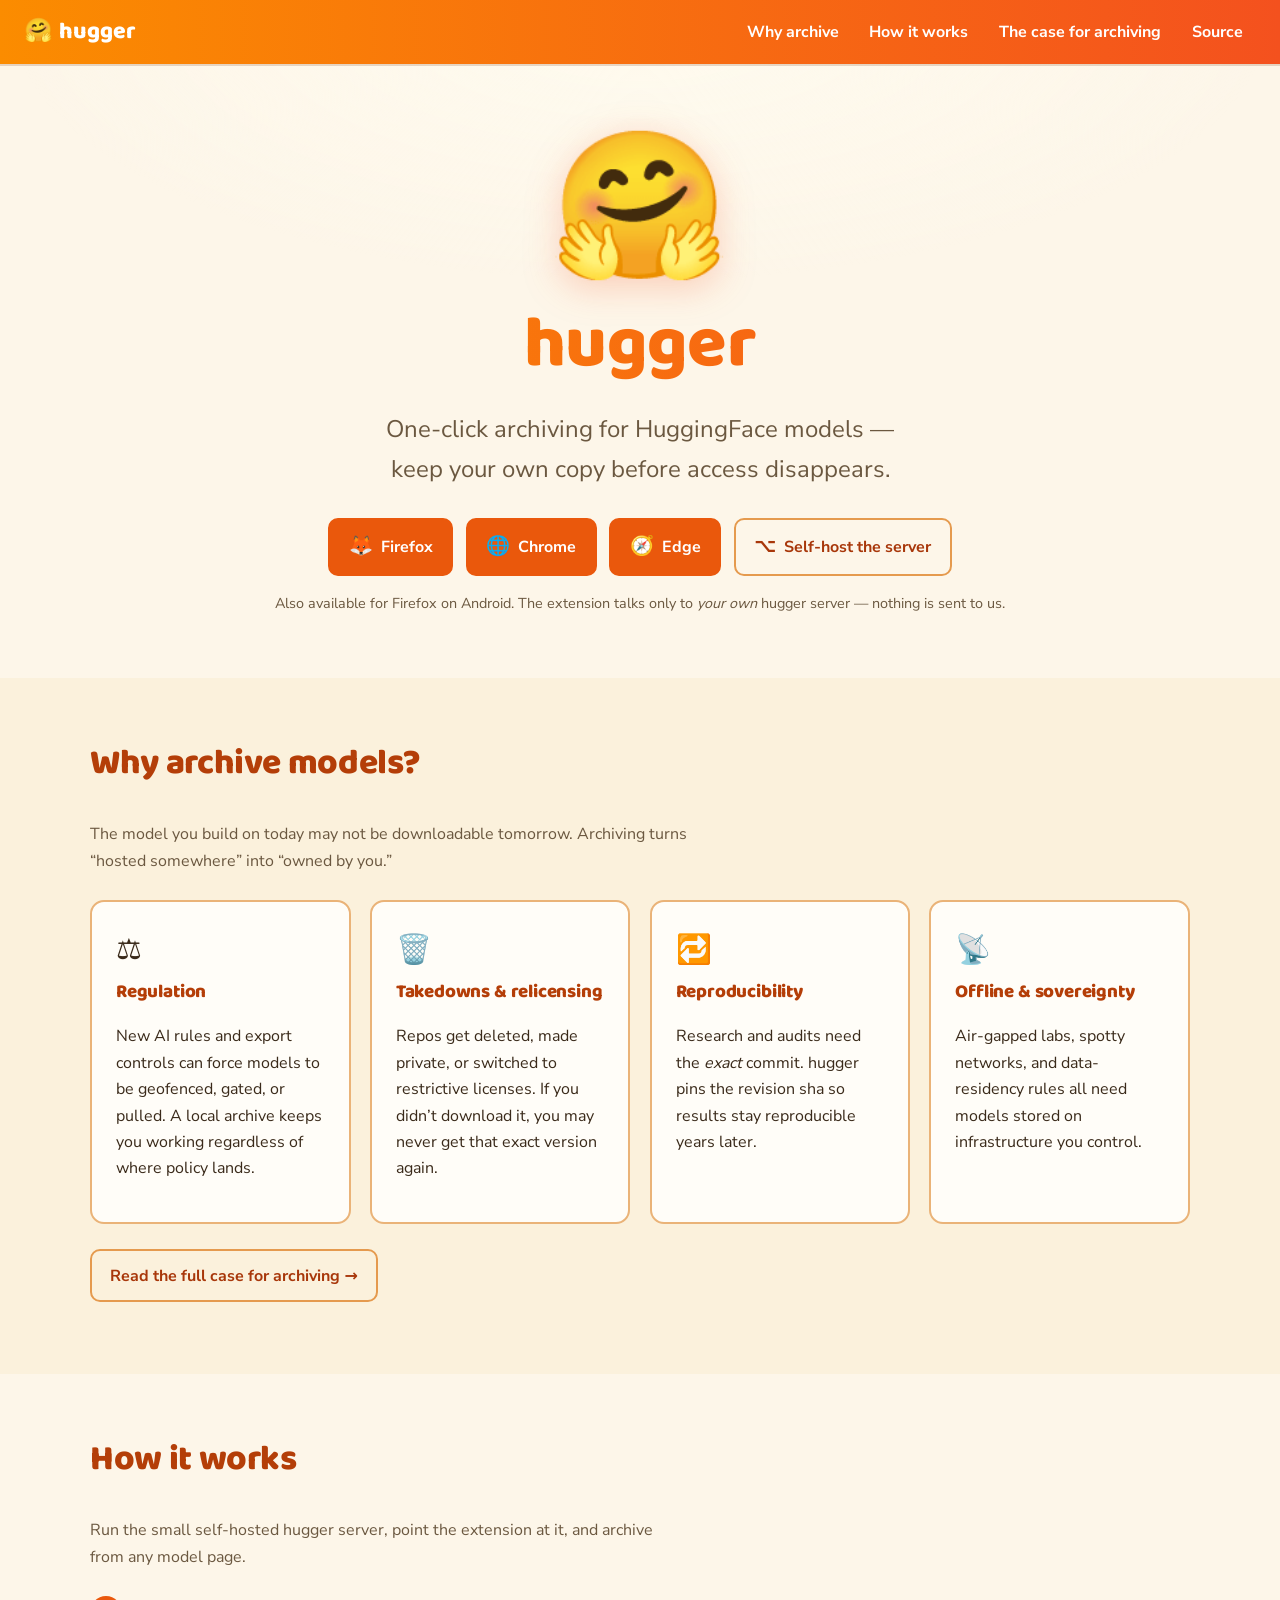
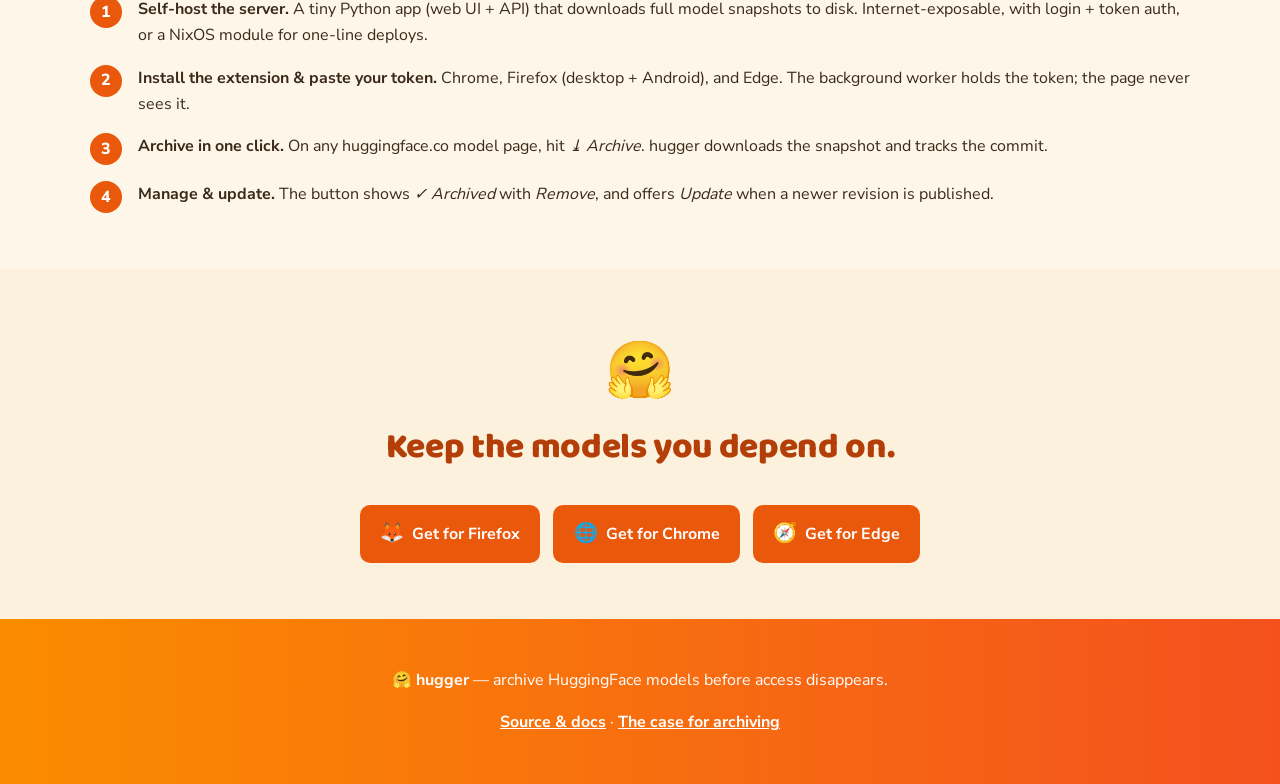
<file: website/index.html>
<!doctype html>
<html lang="en">
<head>
  <meta charset="utf-8" />
  <meta name="viewport" content="width=device-width, initial-scale=1, viewport-fit=cover" />
  <title>hugger — one-click HuggingFace model archiver</title>
  <meta name="description" content="hugger archives HuggingFace models to your own server in one click — keep a durable local copy before regulation, takedowns, or licensing changes cut off access." />
  <link rel="icon" href="data:image/svg+xml,<svg xmlns='http://www.w3.org/2000/svg' viewBox='0 0 100 100'><text y='.9em' font-size='90'>🤗</text></svg>" />
  <link rel="stylesheet" href="fonts.css" />
  <link rel="stylesheet" href="style.css" />
</head>
<body>
  <nav class="nav">
    <a class="brand" href="/"><span>🤗</span> hugger</a>
    <span class="links">
      <a href="#why">Why archive</a>
      <a href="#how">How it works</a>
      <a href="why/">The case for archiving</a>
      <a href="https://git.plan.ai/plan-ai/hugger">Source</a>
    </span>
  </nav>

  <!-- HERO -->
  <header class="hero center">
    <div class="wrap">
      <div class="emoji" aria-hidden="true">🤗</div>
      <h1>hugger</h1>
      <p class="tagline">One-click archiving for HuggingFace models — keep your own copy before access disappears.</p>

      <!-- Update these hrefs to the real store listings once published. -->
      <div class="btns">
        <a class="btn" href="https://addons.mozilla.org/firefox/addon/hugger/"><span class="ico">🦊</span> Firefox</a>
        <a class="btn" href="https://chromewebstore.google.com/detail/hugger"><span class="ico">🌐</span> Chrome</a>
        <a class="btn" href="https://microsoftedge.microsoft.com/addons/detail/hugger"><span class="ico">🧭</span> Edge</a>
        <a class="btn ghost" href="https://git.plan.ai/plan-ai/hugger"><span class="ico">⌥</span> Self-host the server</a>
      </div>
      <p class="subtle">Also available for Firefox on Android. The extension talks only to <em>your own</em> hugger server — nothing is sent to us.</p>
    </div>
  </header>

  <!-- WHY -->
  <section id="why" class="alt">
    <div class="wrap">
      <h2 class="section-title">Why archive models?</h2>
      <p class="lead">The model you build on today may not be downloadable tomorrow. Archiving turns “hosted somewhere” into “owned by you.”</p>
      <div class="grid" style="margin-top:1.6rem">
        <div class="card">
          <div class="ico" aria-hidden="true">⚖️</div>
          <h3>Regulation</h3>
          <p>New AI rules and export controls can force models to be geofenced, gated, or pulled. A local archive keeps you working regardless of where policy lands.</p>
        </div>
        <div class="card">
          <div class="ico" aria-hidden="true">🗑️</div>
          <h3>Takedowns &amp; relicensing</h3>
          <p>Repos get deleted, made private, or switched to restrictive licenses. If you didn’t download it, you may never get that exact version again.</p>
        </div>
        <div class="card">
          <div class="ico" aria-hidden="true">🔁</div>
          <h3>Reproducibility</h3>
          <p>Research and audits need the <em>exact</em> commit. hugger pins the revision sha so results stay reproducible years later.</p>
        </div>
        <div class="card">
          <div class="ico" aria-hidden="true">📡</div>
          <h3>Offline &amp; sovereignty</h3>
          <p>Air-gapped labs, spotty networks, and data-residency rules all need models stored on infrastructure you control.</p>
        </div>
      </div>
      <p style="margin-top:1.6rem"><a class="btn ghost" href="why/">Read the full case for archiving →</a></p>
    </div>
  </section>

  <!-- HOW -->
  <section id="how">
    <div class="wrap">
      <h2 class="section-title">How it works</h2>
      <p class="lead">Run the small self-hosted hugger server, point the extension at it, and archive from any model page.</p>
      <div class="steps" style="margin-top:1.6rem">
        <div class="step"><span class="n"></span><div><strong>Self-host the server.</strong> A tiny Python app (web UI + API) that downloads full model snapshots to disk. Internet-exposable, with login + token auth, or a NixOS module for one-line deploys.</div></div>
        <div class="step"><span class="n"></span><div><strong>Install the extension &amp; paste your token.</strong> Chrome, Firefox (desktop + Android), and Edge. The background worker holds the token; the page never sees it.</div></div>
        <div class="step"><span class="n"></span><div><strong>Archive in one click.</strong> On any huggingface.co model page, hit <em>⤓ Archive</em>. hugger downloads the snapshot and tracks the commit.</div></div>
        <div class="step"><span class="n"></span><div><strong>Manage &amp; update.</strong> The button shows <em>✓ Archived</em> with <em>Remove</em>, and offers <em>Update</em> when a newer revision is published.</div></div>
      </div>
    </div>
  </section>

  <!-- CTA -->
  <section class="alt center">
    <div class="wrap">
      <div class="emoji" style="font-size:3.5rem" aria-hidden="true">🤗</div>
      <h2 class="section-title">Keep the models you depend on.</h2>
      <div class="btns" style="margin-top:1rem">
        <a class="btn" href="https://addons.mozilla.org/firefox/addon/hugger/"><span class="ico">🦊</span> Get for Firefox</a>
        <a class="btn" href="https://chromewebstore.google.com/detail/hugger"><span class="ico">🌐</span> Get for Chrome</a>
        <a class="btn" href="https://microsoftedge.microsoft.com/addons/detail/hugger"><span class="ico">🧭</span> Get for Edge</a>
      </div>
    </div>
  </section>

  <footer>
    <p>🤗 <strong>hugger</strong> — archive HuggingFace models before access disappears.</p>
    <p><a href="https://git.plan.ai/plan-ai/hugger">Source &amp; docs</a> · <a href="why/">The case for archiving</a></p>
  </footer>
</body>
</html>
</file>
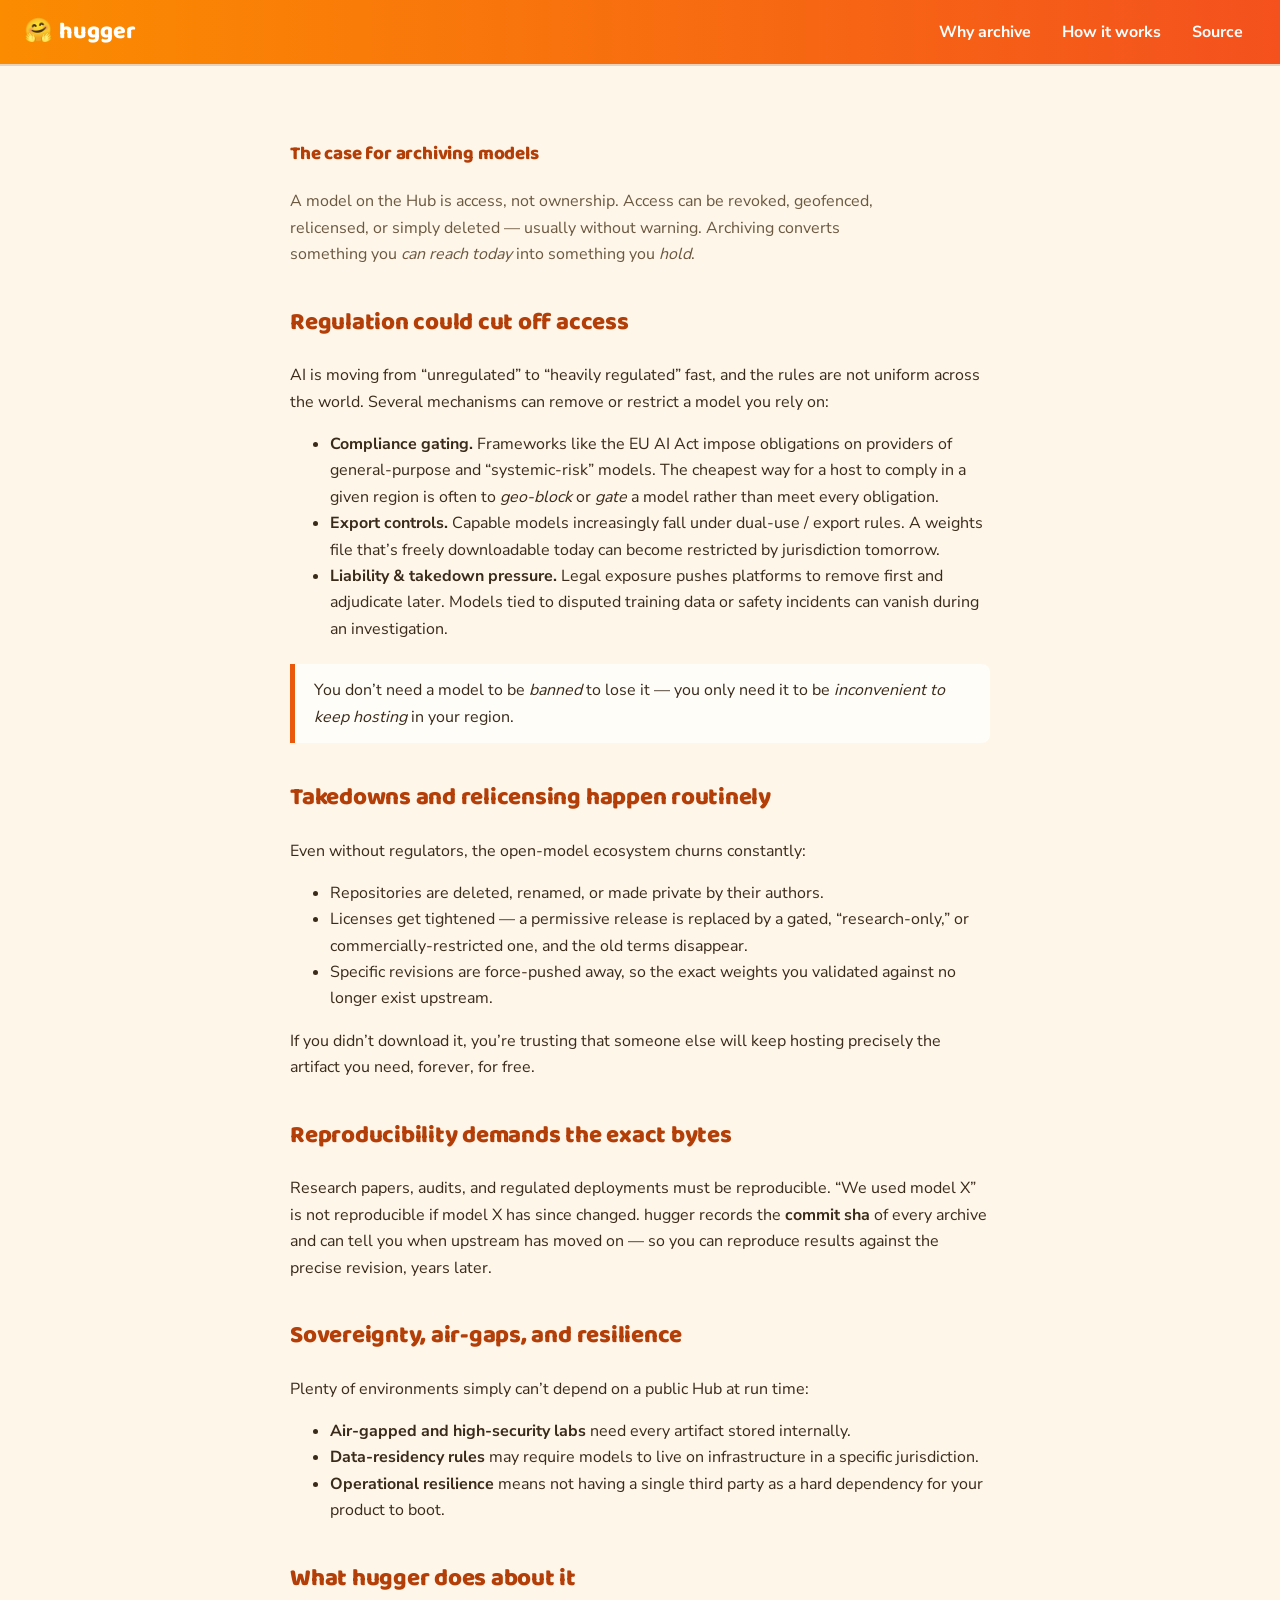
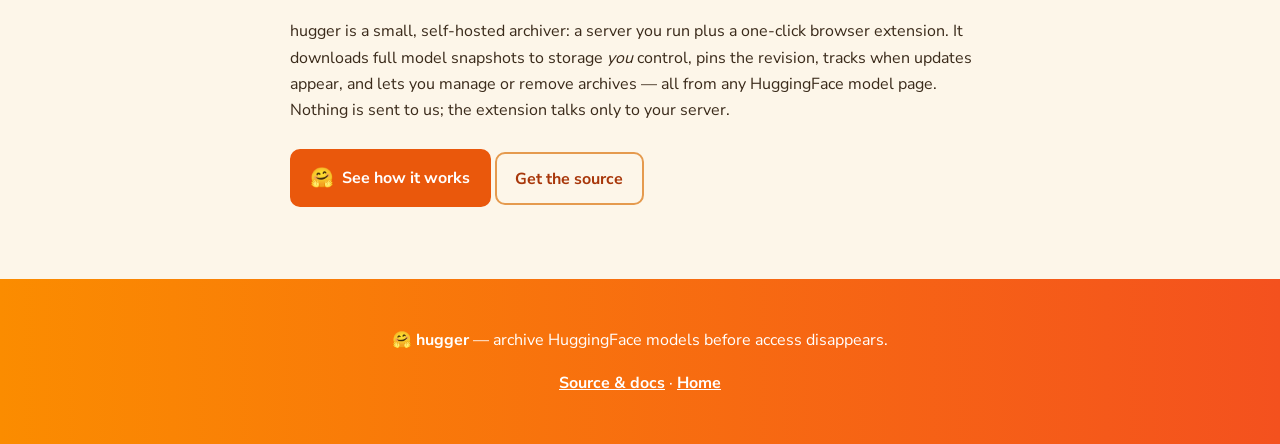
<file: website/why/index.html>
<!doctype html>
<html lang="en">
<head>
  <meta charset="utf-8" />
  <meta name="viewport" content="width=device-width, initial-scale=1, viewport-fit=cover" />
  <title>The case for archiving models — hugger</title>
  <meta name="description" content="Why keeping your own copy of HuggingFace models matters: regulation, takedowns, relicensing, reproducibility, and sovereignty." />
  <link rel="icon" href="data:image/svg+xml,<svg xmlns='http://www.w3.org/2000/svg' viewBox='0 0 100 100'><text y='.9em' font-size='90'>🤗</text></svg>" />
  <link rel="stylesheet" href="../fonts.css" />
  <link rel="stylesheet" href="../style.css" />
</head>
<body>
  <nav class="nav">
    <a class="brand" href="../"><span>🤗</span> hugger</a>
    <span class="links">
      <a href="../#why">Why archive</a>
      <a href="../#how">How it works</a>
      <a href="https://git.plan.ai/plan-ai/hugger">Source</a>
    </span>
  </nav>

  <section>
    <article class="prose">
      <h1>The case for archiving models</h1>
      <p class="lead">A model on the Hub is access, not ownership. Access can be revoked, geofenced, relicensed, or simply deleted — usually without warning. Archiving converts something you <em>can reach today</em> into something you <em>hold</em>.</p>

      <h2>Regulation could cut off access</h2>
      <p>AI is moving from “unregulated” to “heavily regulated” fast, and the rules are not uniform across the world. Several mechanisms can remove or restrict a model you rely on:</p>
      <ul>
        <li><strong>Compliance gating.</strong> Frameworks like the EU AI Act impose obligations on providers of general-purpose and “systemic-risk” models. The cheapest way for a host to comply in a given region is often to <em>geo-block</em> or <em>gate</em> a model rather than meet every obligation.</li>
        <li><strong>Export controls.</strong> Capable models increasingly fall under dual-use / export rules. A weights file that’s freely downloadable today can become restricted by jurisdiction tomorrow.</li>
        <li><strong>Liability &amp; takedown pressure.</strong> Legal exposure pushes platforms to remove first and adjudicate later. Models tied to disputed training data or safety incidents can vanish during an investigation.</li>
      </ul>
      <blockquote>You don’t need a model to be <em>banned</em> to lose it — you only need it to be <em>inconvenient to keep hosting</em> in your region.</blockquote>

      <h2>Takedowns and relicensing happen routinely</h2>
      <p>Even without regulators, the open-model ecosystem churns constantly:</p>
      <ul>
        <li>Repositories are deleted, renamed, or made private by their authors.</li>
        <li>Licenses get tightened — a permissive release is replaced by a gated, “research-only,” or commercially-restricted one, and the old terms disappear.</li>
        <li>Specific revisions are force-pushed away, so the exact weights you validated against no longer exist upstream.</li>
      </ul>
      <p>If you didn’t download it, you’re trusting that someone else will keep hosting precisely the artifact you need, forever, for free.</p>

      <h2>Reproducibility demands the exact bytes</h2>
      <p>Research papers, audits, and regulated deployments must be reproducible. “We used model X” is not reproducible if model X has since changed. hugger records the <strong>commit sha</strong> of every archive and can tell you when upstream has moved on — so you can reproduce results against the precise revision, years later.</p>

      <h2>Sovereignty, air-gaps, and resilience</h2>
      <p>Plenty of environments simply can’t depend on a public Hub at run time:</p>
      <ul>
        <li><strong>Air-gapped and high-security labs</strong> need every artifact stored internally.</li>
        <li><strong>Data-residency rules</strong> may require models to live on infrastructure in a specific jurisdiction.</li>
        <li><strong>Operational resilience</strong> means not having a single third party as a hard dependency for your product to boot.</li>
      </ul>

      <h2>What hugger does about it</h2>
      <p>hugger is a small, self-hosted archiver: a server you run plus a one-click browser extension. It downloads full model snapshots to storage <em>you</em> control, pins the revision, tracks when updates appear, and lets you manage or remove archives — all from any HuggingFace model page. Nothing is sent to us; the extension talks only to your server.</p>
      <p style="margin-top:1.6rem">
        <a class="btn" href="../#how"><span class="ico">🤗</span> See how it works</a>
        <a class="btn ghost" href="https://git.plan.ai/plan-ai/hugger">Get the source</a>
      </p>
    </article>
  </section>

  <footer>
    <p>🤗 <strong>hugger</strong> — archive HuggingFace models before access disappears.</p>
    <p><a href="https://git.plan.ai/plan-ai/hugger">Source &amp; docs</a> · <a href="../">Home</a></p>
  </footer>
</body>
</html>
</file>
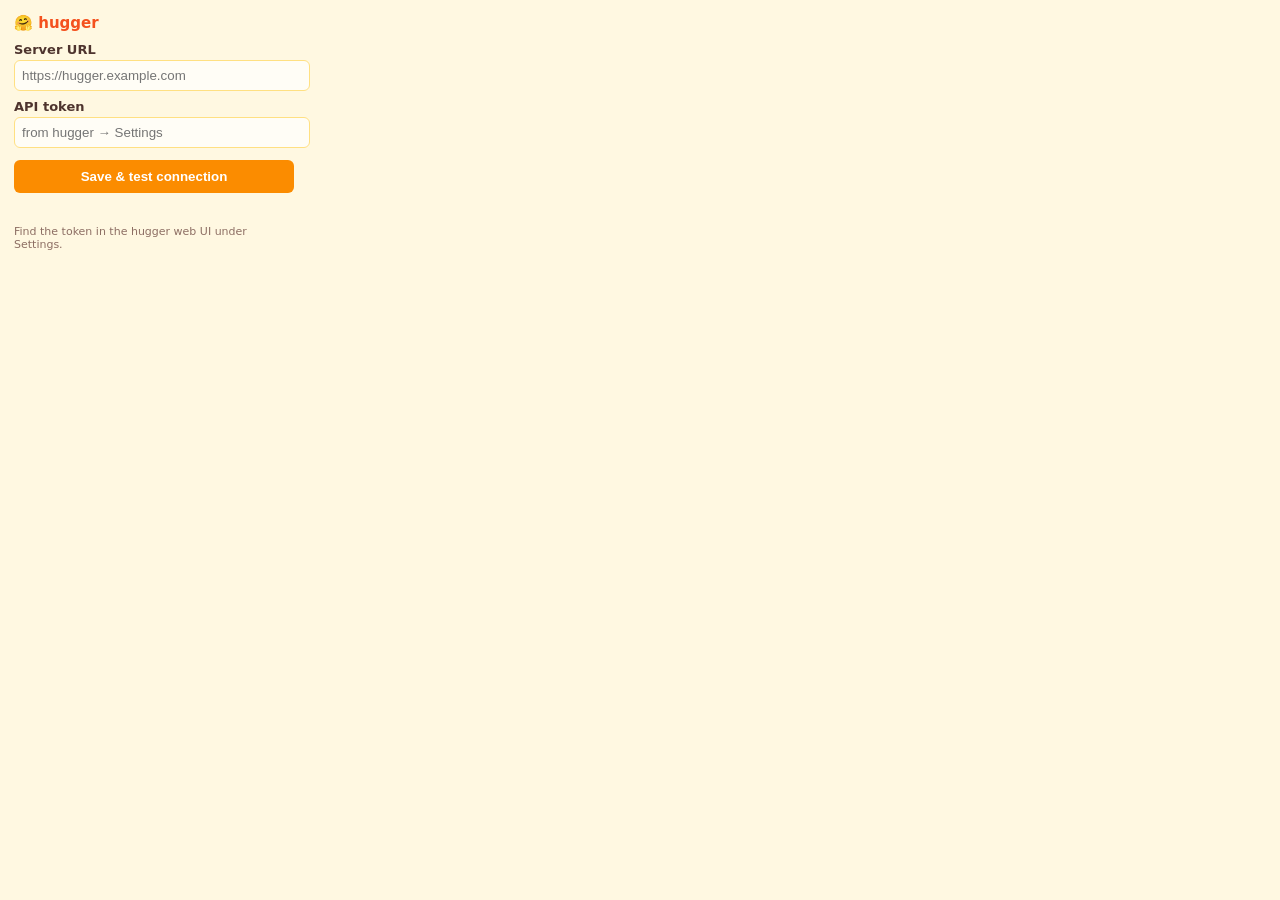
<file: extension/popup.html>
<!doctype html>
<html>
  <head>
    <meta charset="utf-8" />
    <style>
      body { font: 13px system-ui; width: 280px; margin: 0; padding: 14px; background: #FFF8E1; color: #4E342E; }
      h1 { font-size: 15px; margin: 0 0 10px; color: #F4511E; }
      label { display: block; margin: 8px 0 3px; font-weight: 600; }
      input { width: 100%; padding: 7px; border: 1px solid #FFE082; border-radius: 6px; background: #fffdf6; }
      button { margin-top: 12px; width: 100%; padding: 9px; border: none; border-radius: 6px; background: #FB8C00; color: #fff; font-weight: 700; cursor: pointer; }
      button:hover { background: #F4511E; }
      #status { margin-top: 10px; font-weight: 600; min-height: 16px; }
      .ok { color: #2E7D32; } .err { color: #E53935; }
      .hint { color: #8D6E63; font-size: 11px; margin-top: 6px; }
    </style>
  </head>
  <body>
    <h1>🤗 hugger</h1>
    <label for="serverUrl">Server URL</label>
    <input id="serverUrl" type="text" placeholder="https://hugger.example.com" />
    <label for="token">API token</label>
    <input id="token" type="password" placeholder="from hugger → Settings" />
    <button id="save">Save & test connection</button>
    <div id="status"></div>
    <div class="hint">Find the token in the hugger web UI under Settings.</div>
    <script src="popup.js"></script>
  </body>
</html>
</file>
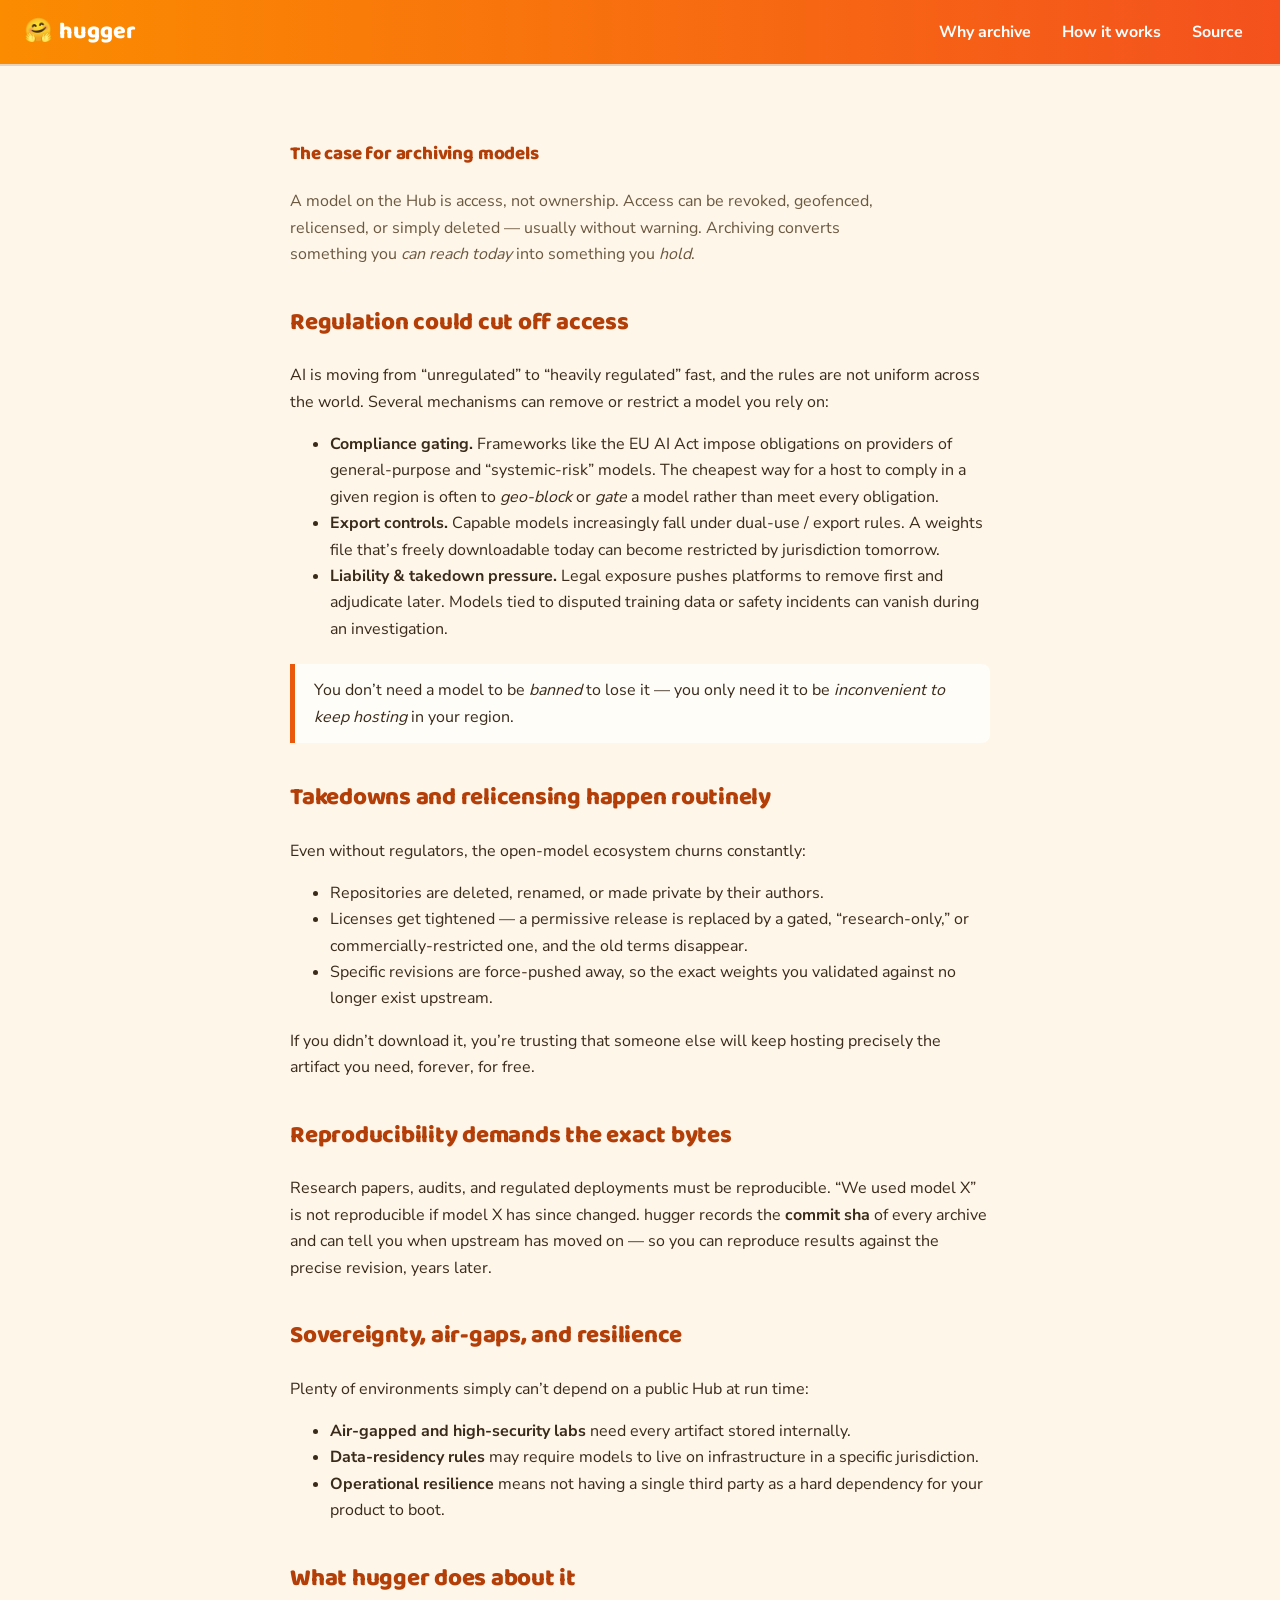
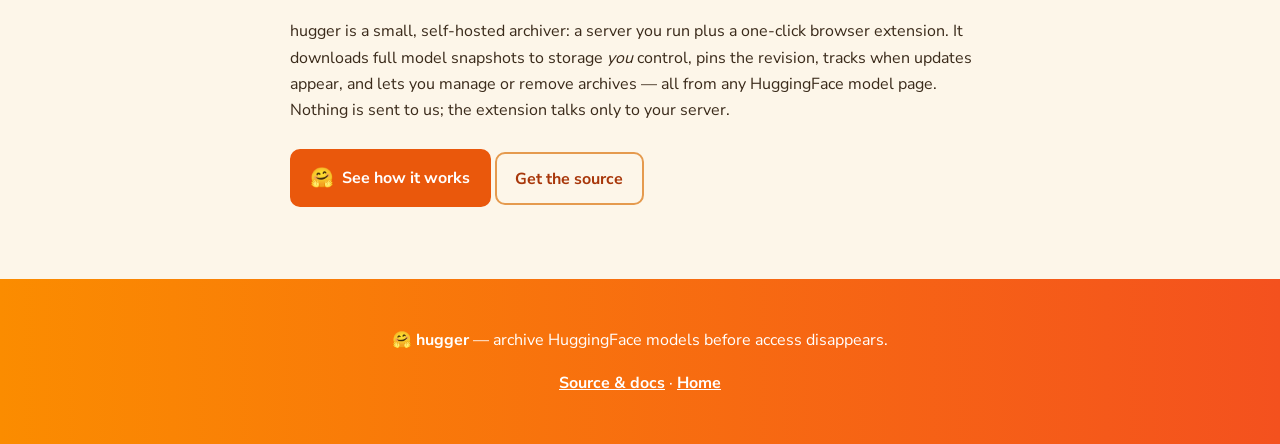
<file: website/why.html>
<!doctype html>
<html lang="en">
<head>
  <meta charset="utf-8" />
  <meta name="viewport" content="width=device-width, initial-scale=1, viewport-fit=cover" />
  <title>The case for archiving models — hugger</title>
  <meta name="description" content="Why keeping your own copy of HuggingFace models matters: regulation, takedowns, relicensing, reproducibility, and sovereignty." />
  <link rel="icon" href="data:image/svg+xml,<svg xmlns='http://www.w3.org/2000/svg' viewBox='0 0 100 100'><text y='.9em' font-size='90'>🤗</text></svg>" />
  <link rel="stylesheet" href="fonts.css" />
  <link rel="stylesheet" href="style.css" />
</head>
<body>
  <nav class="nav">
    <a class="brand" href="index.html"><span>🤗</span> hugger</a>
    <span class="links">
      <a href="index.html#why">Why archive</a>
      <a href="index.html#how">How it works</a>
      <a href="https://git.plan.ai/plan-ai/hugger">Source</a>
    </span>
  </nav>

  <section>
    <article class="prose">
      <h1>The case for archiving models</h1>
      <p class="lead">A model on the Hub is access, not ownership. Access can be revoked, geofenced, relicensed, or simply deleted — usually without warning. Archiving converts something you <em>can reach today</em> into something you <em>hold</em>.</p>

      <h2>Regulation could cut off access</h2>
      <p>AI is moving from “unregulated” to “heavily regulated” fast, and the rules are not uniform across the world. Several mechanisms can remove or restrict a model you rely on:</p>
      <ul>
        <li><strong>Compliance gating.</strong> Frameworks like the EU AI Act impose obligations on providers of general-purpose and “systemic-risk” models. The cheapest way for a host to comply in a given region is often to <em>geo-block</em> or <em>gate</em> a model rather than meet every obligation.</li>
        <li><strong>Export controls.</strong> Capable models increasingly fall under dual-use / export rules. A weights file that’s freely downloadable today can become restricted by jurisdiction tomorrow.</li>
        <li><strong>Liability &amp; takedown pressure.</strong> Legal exposure pushes platforms to remove first and adjudicate later. Models tied to disputed training data or safety incidents can vanish during an investigation.</li>
      </ul>
      <blockquote>You don’t need a model to be <em>banned</em> to lose it — you only need it to be <em>inconvenient to keep hosting</em> in your region.</blockquote>

      <h2>Takedowns and relicensing happen routinely</h2>
      <p>Even without regulators, the open-model ecosystem churns constantly:</p>
      <ul>
        <li>Repositories are deleted, renamed, or made private by their authors.</li>
        <li>Licenses get tightened — a permissive release is replaced by a gated, “research-only,” or commercially-restricted one, and the old terms disappear.</li>
        <li>Specific revisions are force-pushed away, so the exact weights you validated against no longer exist upstream.</li>
      </ul>
      <p>If you didn’t download it, you’re trusting that someone else will keep hosting precisely the artifact you need, forever, for free.</p>

      <h2>Reproducibility demands the exact bytes</h2>
      <p>Research papers, audits, and regulated deployments must be reproducible. “We used model X” is not reproducible if model X has since changed. hugger records the <strong>commit sha</strong> of every archive and can tell you when upstream has moved on — so you can reproduce results against the precise revision, years later.</p>

      <h2>Sovereignty, air-gaps, and resilience</h2>
      <p>Plenty of environments simply can’t depend on a public Hub at run time:</p>
      <ul>
        <li><strong>Air-gapped and high-security labs</strong> need every artifact stored internally.</li>
        <li><strong>Data-residency rules</strong> may require models to live on infrastructure in a specific jurisdiction.</li>
        <li><strong>Operational resilience</strong> means not having a single third party as a hard dependency for your product to boot.</li>
      </ul>

      <h2>What hugger does about it</h2>
      <p>hugger is a small, self-hosted archiver: a server you run plus a one-click browser extension. It downloads full model snapshots to storage <em>you</em> control, pins the revision, tracks when updates appear, and lets you manage or remove archives — all from any HuggingFace model page. Nothing is sent to us; the extension talks only to your server.</p>
      <p style="margin-top:1.6rem">
        <a class="btn" href="index.html#how"><span class="ico">🤗</span> See how it works</a>
        <a class="btn ghost" href="https://git.plan.ai/plan-ai/hugger">Get the source</a>
      </p>
    </article>
  </section>

  <footer>
    <p>🤗 <strong>hugger</strong> — archive HuggingFace models before access disappears.</p>
    <p><a href="https://git.plan.ai/plan-ai/hugger">Source &amp; docs</a> · <a href="index.html">Home</a></p>
  </footer>
</body>
</html>
</file>
<file: website/fonts.css>
/* latin-ext */
@font-face {
  font-family: 'Baloo 2';
  font-style: normal;
  font-weight: 700;
  font-display: swap;
  src: url(fonts/Baloo2-700-latin-ext.woff2) format('woff2');
  unicode-range: U+0100-02BA, U+02BD-02C5, U+02C7-02CC, U+02CE-02D7, U+02DD-02FF, U+0304, U+0308, U+0329, U+1D00-1DBF, U+1E00-1E9F, U+1EF2-1EFF, U+2020, U+20A0-20AB, U+20AD-20C0, U+2113, U+2C60-2C7F, U+A720-A7FF;
}
/* latin */
@font-face {
  font-family: 'Baloo 2';
  font-style: normal;
  font-weight: 700;
  font-display: swap;
  src: url(fonts/Baloo2-700-latin.woff2) format('woff2');
  unicode-range: U+0000-00FF, U+0131, U+0152-0153, U+02BB-02BC, U+02C6, U+02DA, U+02DC, U+0304, U+0308, U+0329, U+2000-206F, U+20AC, U+2122, U+2191, U+2193, U+2212, U+2215, U+FEFF, U+FFFD;
}
/* latin-ext */
@font-face {
  font-family: 'Baloo 2';
  font-style: normal;
  font-weight: 800;
  font-display: swap;
  src: url(fonts/Baloo2-800-latin-ext.woff2) format('woff2');
  unicode-range: U+0100-02BA, U+02BD-02C5, U+02C7-02CC, U+02CE-02D7, U+02DD-02FF, U+0304, U+0308, U+0329, U+1D00-1DBF, U+1E00-1E9F, U+1EF2-1EFF, U+2020, U+20A0-20AB, U+20AD-20C0, U+2113, U+2C60-2C7F, U+A720-A7FF;
}
/* latin */
@font-face {
  font-family: 'Baloo 2';
  font-style: normal;
  font-weight: 800;
  font-display: swap;
  src: url(fonts/Baloo2-800-latin.woff2) format('woff2');
  unicode-range: U+0000-00FF, U+0131, U+0152-0153, U+02BB-02BC, U+02C6, U+02DA, U+02DC, U+0304, U+0308, U+0329, U+2000-206F, U+20AC, U+2122, U+2191, U+2193, U+2212, U+2215, U+FEFF, U+FFFD;
}
/* latin-ext */
@font-face {
  font-family: 'JetBrains Mono';
  font-style: normal;
  font-weight: 400;
  font-display: swap;
  src: url(fonts/JetBrainsMono-400-latin-ext.woff2) format('woff2');
  unicode-range: U+0100-02BA, U+02BD-02C5, U+02C7-02CC, U+02CE-02D7, U+02DD-02FF, U+0304, U+0308, U+0329, U+1D00-1DBF, U+1E00-1E9F, U+1EF2-1EFF, U+2020, U+20A0-20AB, U+20AD-20C0, U+2113, U+2C60-2C7F, U+A720-A7FF;
}
/* latin */
@font-face {
  font-family: 'JetBrains Mono';
  font-style: normal;
  font-weight: 400;
  font-display: swap;
  src: url(fonts/JetBrainsMono-400-latin.woff2) format('woff2');
  unicode-range: U+0000-00FF, U+0131, U+0152-0153, U+02BB-02BC, U+02C6, U+02DA, U+02DC, U+0304, U+0308, U+0329, U+2000-206F, U+20AC, U+2122, U+2191, U+2193, U+2212, U+2215, U+FEFF, U+FFFD;
}
/* latin-ext */
@font-face {
  font-family: 'JetBrains Mono';
  font-style: normal;
  font-weight: 500;
  font-display: swap;
  src: url(fonts/JetBrainsMono-500-latin-ext.woff2) format('woff2');
  unicode-range: U+0100-02BA, U+02BD-02C5, U+02C7-02CC, U+02CE-02D7, U+02DD-02FF, U+0304, U+0308, U+0329, U+1D00-1DBF, U+1E00-1E9F, U+1EF2-1EFF, U+2020, U+20A0-20AB, U+20AD-20C0, U+2113, U+2C60-2C7F, U+A720-A7FF;
}
/* latin */
@font-face {
  font-family: 'JetBrains Mono';
  font-style: normal;
  font-weight: 500;
  font-display: swap;
  src: url(fonts/JetBrainsMono-500-latin.woff2) format('woff2');
  unicode-range: U+0000-00FF, U+0131, U+0152-0153, U+02BB-02BC, U+02C6, U+02DA, U+02DC, U+0304, U+0308, U+0329, U+2000-206F, U+20AC, U+2122, U+2191, U+2193, U+2212, U+2215, U+FEFF, U+FFFD;
}
/* latin-ext */
@font-face {
  font-family: 'JetBrains Mono';
  font-style: normal;
  font-weight: 700;
  font-display: swap;
  src: url(fonts/JetBrainsMono-700-latin-ext.woff2) format('woff2');
  unicode-range: U+0100-02BA, U+02BD-02C5, U+02C7-02CC, U+02CE-02D7, U+02DD-02FF, U+0304, U+0308, U+0329, U+1D00-1DBF, U+1E00-1E9F, U+1EF2-1EFF, U+2020, U+20A0-20AB, U+20AD-20C0, U+2113, U+2C60-2C7F, U+A720-A7FF;
}
/* latin */
@font-face {
  font-family: 'JetBrains Mono';
  font-style: normal;
  font-weight: 700;
  font-display: swap;
  src: url(fonts/JetBrainsMono-700-latin.woff2) format('woff2');
  unicode-range: U+0000-00FF, U+0131, U+0152-0153, U+02BB-02BC, U+02C6, U+02DA, U+02DC, U+0304, U+0308, U+0329, U+2000-206F, U+20AC, U+2122, U+2191, U+2193, U+2212, U+2215, U+FEFF, U+FFFD;
}
/* latin-ext */
@font-face {
  font-family: 'Nunito Sans';
  font-style: normal;
  font-weight: 400;
  font-stretch: 100%;
  font-display: swap;
  src: url(fonts/NunitoSans-400-latin-ext.woff2) format('woff2');
  unicode-range: U+0100-02BA, U+02BD-02C5, U+02C7-02CC, U+02CE-02D7, U+02DD-02FF, U+0304, U+0308, U+0329, U+1D00-1DBF, U+1E00-1E9F, U+1EF2-1EFF, U+2020, U+20A0-20AB, U+20AD-20C0, U+2113, U+2C60-2C7F, U+A720-A7FF;
}
/* latin */
@font-face {
  font-family: 'Nunito Sans';
  font-style: normal;
  font-weight: 400;
  font-stretch: 100%;
  font-display: swap;
  src: url(fonts/NunitoSans-400-latin.woff2) format('woff2');
  unicode-range: U+0000-00FF, U+0131, U+0152-0153, U+02BB-02BC, U+02C6, U+02DA, U+02DC, U+0304, U+0308, U+0329, U+2000-206F, U+20AC, U+2122, U+2191, U+2193, U+2212, U+2215, U+FEFF, U+FFFD;
}
/* latin-ext */
@font-face {
  font-family: 'Nunito Sans';
  font-style: normal;
  font-weight: 600;
  font-stretch: 100%;
  font-display: swap;
  src: url(fonts/NunitoSans-600-latin-ext.woff2) format('woff2');
  unicode-range: U+0100-02BA, U+02BD-02C5, U+02C7-02CC, U+02CE-02D7, U+02DD-02FF, U+0304, U+0308, U+0329, U+1D00-1DBF, U+1E00-1E9F, U+1EF2-1EFF, U+2020, U+20A0-20AB, U+20AD-20C0, U+2113, U+2C60-2C7F, U+A720-A7FF;
}
/* latin */
@font-face {
  font-family: 'Nunito Sans';
  font-style: normal;
  font-weight: 600;
  font-stretch: 100%;
  font-display: swap;
  src: url(fonts/NunitoSans-600-latin.woff2) format('woff2');
  unicode-range: U+0000-00FF, U+0131, U+0152-0153, U+02BB-02BC, U+02C6, U+02DA, U+02DC, U+0304, U+0308, U+0329, U+2000-206F, U+20AC, U+2122, U+2191, U+2193, U+2212, U+2215, U+FEFF, U+FFFD;
}
/* latin-ext */
@font-face {
  font-family: 'Nunito Sans';
  font-style: normal;
  font-weight: 700;
  font-stretch: 100%;
  font-display: swap;
  src: url(fonts/NunitoSans-700-latin-ext.woff2) format('woff2');
  unicode-range: U+0100-02BA, U+02BD-02C5, U+02C7-02CC, U+02CE-02D7, U+02DD-02FF, U+0304, U+0308, U+0329, U+1D00-1DBF, U+1E00-1E9F, U+1EF2-1EFF, U+2020, U+20A0-20AB, U+20AD-20C0, U+2113, U+2C60-2C7F, U+A720-A7FF;
}
/* latin */
@font-face {
  font-family: 'Nunito Sans';
  font-style: normal;
  font-weight: 700;
  font-stretch: 100%;
  font-display: swap;
  src: url(fonts/NunitoSans-700-latin.woff2) format('woff2');
  unicode-range: U+0000-00FF, U+0131, U+0152-0153, U+02BB-02BC, U+02C6, U+02DA, U+02DC, U+0304, U+0308, U+0329, U+2000-206F, U+20AC, U+2122, U+2191, U+2193, U+2212, U+2215, U+FEFF, U+FFFD;
}
/* latin-ext */
@font-face {
  font-family: 'Nunito Sans';
  font-style: normal;
  font-weight: 800;
  font-stretch: 100%;
  font-display: swap;
  src: url(fonts/NunitoSans-800-latin-ext.woff2) format('woff2');
  unicode-range: U+0100-02BA, U+02BD-02C5, U+02C7-02CC, U+02CE-02D7, U+02DD-02FF, U+0304, U+0308, U+0329, U+1D00-1DBF, U+1E00-1E9F, U+1EF2-1EFF, U+2020, U+20A0-20AB, U+20AD-20C0, U+2113, U+2C60-2C7F, U+A720-A7FF;
}
/* latin */
@font-face {
  font-family: 'Nunito Sans';
  font-style: normal;
  font-weight: 800;
  font-stretch: 100%;
  font-display: swap;
  src: url(fonts/NunitoSans-800-latin.woff2) format('woff2');
  unicode-range: U+0000-00FF, U+0131, U+0152-0153, U+02BB-02BC, U+02C6, U+02DA, U+02DC, U+0304, U+0308, U+0329, U+2000-206F, U+20AC, U+2122, U+2191, U+2193, U+2212, U+2215, U+FEFF, U+FFFD;
}
</file>
<file: website/style.css>
/* Marketing site styled to match the hugger app's design system
   (claude.ai/design tokens). Self-hosted fonts via fonts.css — no CDN. */
:root {
  --cream: #FDF6E9;
  --surface: #FFFDF8;
  --surface-2: #FBF1DC;
  --line: #EAB378;
  --linesoft: #F1E2C6;
  --divider: #F2DDBB;
  --ink: #3A2A1A;
  --muted: #6B5840;
  --muted-2: #8A6D4A;
  --accent: #EA580C;
  --accent-h: #D9500B;
  --accent-ink: #B43E08;
  --accent-ink-2: #A8370A;
  --ghost-b: #E59A4E;
  --ghost-h: #FFF3E0;
  /* original hugger header gradient (amber -> deep orange) */
  --hdr: linear-gradient(90deg, #FB8C00, #F4511E);
  --radius: 14px;
  --maxw: 1100px;
  --brand: "Baloo 2", "Nunito Sans", system-ui, sans-serif;
  --sans: "Nunito Sans", system-ui, -apple-system, "Segoe UI", Roboto, sans-serif;
}

* { box-sizing: border-box; }
html { scroll-behavior: smooth; }

body {
  margin: 0;
  background: var(--cream);
  color: var(--ink);
  font-family: var(--sans);
  line-height: 1.65;
  -webkit-font-smoothing: antialiased;
  text-rendering: optimizeLegibility;
}

a { color: var(--accent-ink-2); }
h1, h2, h3 { font-family: var(--brand); font-weight: 800; letter-spacing: -.01em; }

/* --- top nav --- */
.nav {
  position: sticky;
  top: 0;
  z-index: 40;
  display: flex;
  align-items: center;
  gap: 1rem;
  height: 64px;
  padding: 0 1.5rem;
  background: var(--hdr);
  color: #fff;
  box-shadow: 0 2px 0 rgba(120, 50, 0, .18);
}
.nav .brand { font-family: var(--brand); font-weight: 800; font-size: 1.45rem; display: flex; align-items: center; gap: .4rem; text-decoration: none; color: #fff; }
.nav .links { margin-left: auto; display: flex; gap: .3rem; }
.nav .links a { color: #fff; text-decoration: none; font-weight: 700; padding: 9px 13px; border-radius: 8px; }
.nav .links a:hover { background: rgba(255, 255, 255, .14); }

/* --- layout --- */
section { padding: 3.5rem 1.5rem; }
.wrap { max-width: var(--maxw); margin: 0 auto; }
.center { text-align: center; }

/* --- hero --- */
.hero {
  padding-top: 4.5rem;
  padding-bottom: 3rem;
  background:
    radial-gradient(900px 380px at 50% -8%, #FFFBEF 0%, rgba(255, 251, 239, 0) 70%),
    var(--cream);
}
.hero .emoji {
  font-size: clamp(5rem, 18vw, 9rem);
  line-height: 1;
  filter: drop-shadow(0 8px 18px rgba(244, 81, 30, .25));
  animation: bob 4s ease-in-out infinite;
}
@keyframes bob { 0%,100% { transform: translateY(0); } 50% { transform: translateY(-10px); } }
@media (prefers-reduced-motion: reduce) { .hero .emoji { animation: none; } }

.hero h1 {
  font-size: clamp(2.8rem, 8vw, 4.5rem);
  margin: .4rem 0 .2rem;
  background: var(--hdr);
  -webkit-background-clip: text;
  background-clip: text;
  color: transparent;
}
.hero .tagline {
  font-size: clamp(1.1rem, 2.6vw, 1.5rem);
  color: var(--muted);
  max-width: 38ch;
  margin: .3rem auto 1.8rem;
}

/* --- buttons (app: fixed, rounded-lg, 2px border) --- */
.btns { display: flex; flex-wrap: wrap; gap: .8rem; justify-content: center; }
.btn {
  display: inline-flex;
  align-items: center;
  gap: .5rem;
  padding: .7rem 1.15rem;
  border-radius: 10px;
  border: 2px solid var(--accent);
  font-weight: 700;
  font-size: 1rem;
  text-decoration: none;
  background: var(--accent);
  color: #fff;
  transition: background .15s ease, border-color .15s ease, transform .12s ease;
}
.btn:hover { background: var(--accent-h); border-color: var(--accent-h); transform: translateY(-1px); }
.btn.ghost { background: transparent; color: var(--accent-ink-2); border-color: var(--ghost-b); }
.btn.ghost:hover { background: var(--ghost-h); transform: translateY(-1px); }
.btn .ico { font-size: 1.2em; }
.subtle { color: var(--muted); font-size: .9rem; margin-top: 1rem; }

/* --- cards --- */
.grid { display: grid; gap: 1.2rem; grid-template-columns: repeat(auto-fit, minmax(230px, 1fr)); }
.card {
  background: var(--surface);
  border: 2px solid var(--line);
  border-radius: var(--radius);
  padding: 1.5rem;
}
.card h3 { margin: .2rem 0 .5rem; color: var(--accent-ink); }
.card .ico { font-size: 1.8rem; }

.alt { background: var(--surface-2); }
h2.section-title { font-size: clamp(1.6rem, 4vw, 2.2rem); margin-top: 0; color: var(--accent-ink); }
.lead { color: var(--muted); max-width: 60ch; }

/* --- steps --- */
.steps { counter-reset: step; display: grid; gap: 1rem; }
.step { display: flex; gap: 1rem; align-items: flex-start; }
.step .n {
  counter-increment: step;
  flex: 0 0 auto;
  width: 2rem; height: 2rem;
  border-radius: 999px;
  background: var(--accent);
  color: #fff; font-weight: 800;
  display: grid; place-items: center;
}
.step .n::before { content: counter(step); }

/* --- footer --- */
footer {
  background: var(--hdr);
  color: #fff;
  padding: 2rem 1.5rem;
  text-align: center;
}
footer a { color: #fff; font-weight: 700; }

/* --- prose (why page) --- */
.prose { max-width: 70ch; margin: 0 auto; }
.prose h1 { color: var(--accent-ink); }
.prose h2 { color: var(--accent-ink); margin-top: 2.2rem; }
.prose blockquote {
  margin: 1.4rem 0;
  padding: .8rem 1.2rem;
  border-left: 5px solid var(--accent);
  background: var(--surface);
  border-radius: 0 8px 8px 0;
  color: var(--ink);
}
</file>
